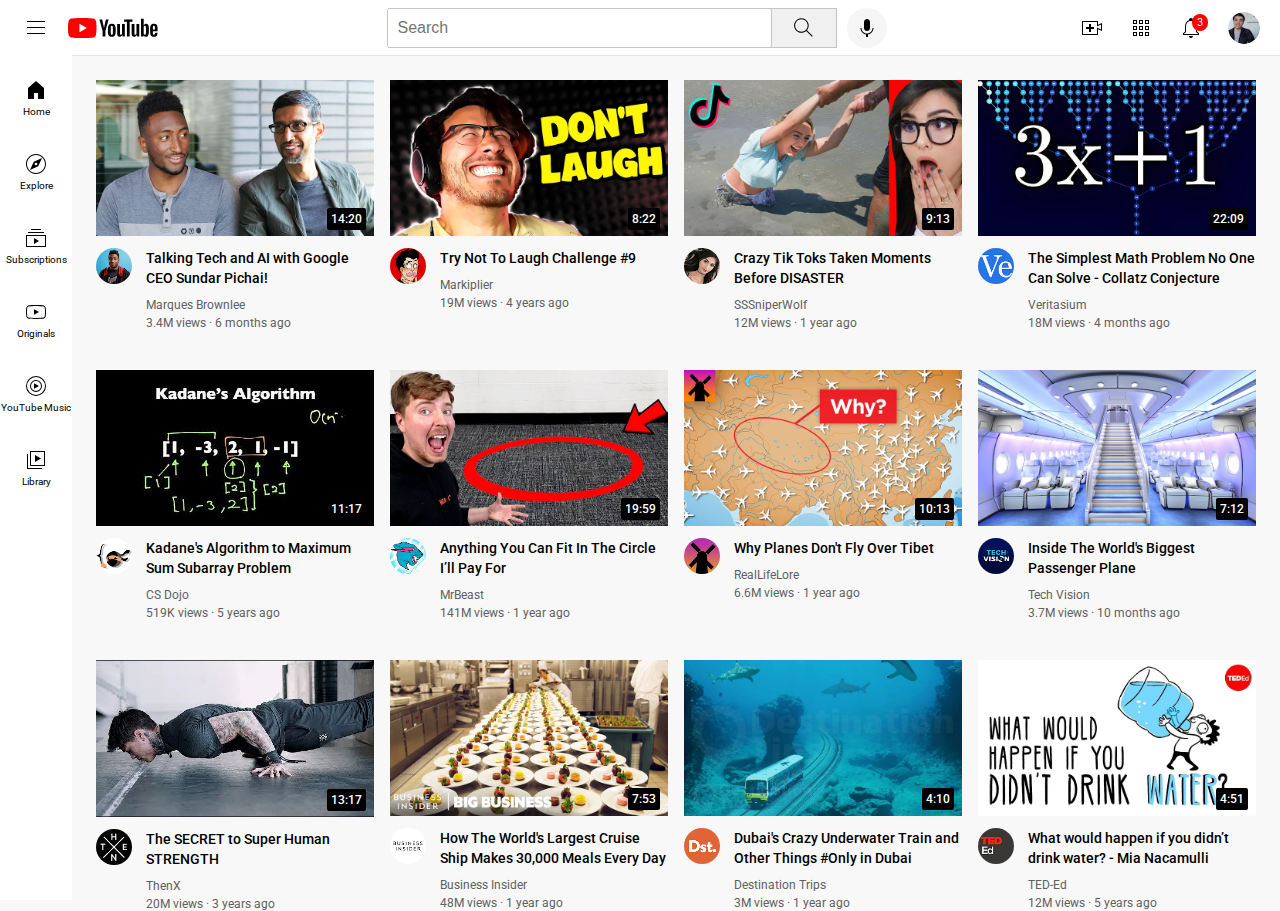
<file: index.html>
<!DOCTYPE html>
<html>
  <head>
    <title>YouTube.com Clone</title>

    <link rel="preconnect" href="https://fonts.googleapis.com">
    <link rel="preconnect" href="https://fonts.gstatic.com" crossorigin>
    <link href="https://fonts.googleapis.com/css2?family=Roboto:wght@400;500;700&display=swap" rel="stylesheet">

    <link rel="stylesheet" href="styles/general.css">
    <link rel="stylesheet" href="styles/header.css">
    <link rel="stylesheet" href="styles/sidebar.css">
    <link rel="stylesheet" href="styles/video.css">
  </head>
  <body>
    <!---Comment-->
    <header class="header">
      <div class="left-section">
        <img class="hamburger-menu" src="icons/hamburger-menu.svg">
        <img class="youtube-logo" src="icons/youtube-logo.svg">
      </div>
      <div class="middle-section">
        <input class="search-bar" type="text" placeholder="Search">
        <button class="search-button">
          <img class="search-icon" src="icons/search.svg">
          <div class="tooltip">Search</div>
        </button>
        <button class="voice-search-button">
          <img class="voice-search-icon" src="icons/voice-search-icon.svg">
          <div class="tooltip">Search with your voice</div>
        </button>
      </div>
      <div class="right-section">
        <div class="upload-icon-container">
          <img class="upload-icon" src="icons/upload.svg">
          <div class="tooltip">Create</div>
        </div>
        <div class="youtube-apps-icon-container">
          <img class="youtube-apps-icon" src="icons/youtube-apps.svg">
          <div class="tooltip">YouTube Apps</div>
        </div>
        <div class="notifications">
          <img class="notifications-icon" src="icons/notifications.svg">
          <div class="notifications-count">3</div>
          <div class="tooltip">Notifications</div>
        </div>
        

        <img class="current-user-pic" src="channel-pics/my-channel.jpeg">
      </div>

    </header>

    <nav class="sidebar">
      <div class="sidebar-link">
        <img src="icons/home.svg">
        <div>Home</div>
      </div>
      <div class="sidebar-link">
        <img src="icons/explore.svg">
        <div>Explore</div>
      </div>
      <div class="sidebar-link">
        <img src="icons/subscriptions.svg">
        <div>Subscriptions</div>
      </div>
      <div class="sidebar-link">
        <img src="icons/originals.svg">
        <div>Originals</div>
      </div>
      <div class="sidebar-link">
        <img src="icons/youtube-music.svg">
        <div>YouTube Music</div>
      </div>
      <div class="sidebar-link">
        <img src="icons/library.svg">
        <div>Library</div>
      </div>
    </nav>
    
    <main>
      <div class="video-grid">
        <div class="video-preview">
          <div class="thumbnail-row">
            <img class="thumbnail" src="thumbnails/thumbnail-1.webp">
            <div class="video-time">14:20</div>
          </div>
          <div class="video-info-grid">
            <div  class="channel-pic">
              <img class="profile-pic" src="channel-pics/channel-1.jpeg">
            </div>
            <div class="video-info">
              <p class="video-title">
                Talking Tech and AI with Google CEO Sundar Pichai!
              </p>
          
              <p class="video-author">
                Marques Brownlee
              </p>
          
              <p class="video-stats">
                3.4M views &#183; 6 months ago
              </p>
            </div>
            
          </div>
          
          
        </div>
    
        <div class="video-preview">
          <div class="thumbnail-row">
            <img class="thumbnail" src="thumbnails/thumbnail-2.webp">
            <div class="video-time">8:22</div>
          </div>
          <div class="video-info-grid"> 
            <div  class="channel-pic">
              <img class="profile-pic" src="channel-pics/channel-2.jpeg">
            </div>
            
            <div class="video-info">
              <p class="video-title">
                Try Not To Laugh Challenge #9
              </p>
          
              <p class="video-author">
                Markiplier
              </p>
          
              <p class="video-stats">
                19M views &#183; 4 years ago
              </p>
            </div>
          </div>
        </div>
    
        <div class="video-preview">
          <div class="thumbnail-row">
            <img class="thumbnail" src="thumbnails/thumbnail-3.webp">
            <div class="video-time">9:13</div>
          </div>
          <div class="video-info-grid"> 
            <div  class="channel-pic">
              <img class="profile-pic" src="channel-pics/channel-3.jpeg">
            </div>
            
            <div class="video-info">
              <p class="video-title">
                Crazy Tik Toks Taken Moments Before DISASTER
              </p>
          
              <p class="video-author">
                SSSniperWolf
              </p>
          
              <p class="video-stats">
                12M views &#183; 1 year ago
              </p>
            </div>
          </div>
        </div>
    
        <div class="video-preview">
          <div class="thumbnail-row">
            <img class="thumbnail" src="thumbnails/thumbnail-4.webp">
            <div class="video-time">22:09</div>
          </div>
          <div class="video-info-grid"> 
            <div  class="channel-pic">
              <img class="profile-pic" src="channel-pics/channel-4.jpeg">
            </div>
            
            <div class="video-info">
              <p class="video-title">
                The Simplest Math Problem No One Can Solve - Collatz Conjecture
              </p>
          
              <p class="video-author">
                Veritasium
              </p>
          
              <p class="video-stats">
                18M views &#183; 4 months ago
              </p>
            </div>
          </div>
        </div>
    
        <div class="video-preview">
          <div class="thumbnail-row">
            <img class="thumbnail" src="thumbnails/thumbnail-5.webp">
            <div class="video-time">11:17</div>
          </div>
          <div class="video-info-grid"> 
            <div  class="channel-pic">
              <img class="profile-pic" src="channel-pics/channel-5.jpeg">
            </div>
            
            <div class="video-info">
              <p class="video-title">
                Kadane's Algorithm to Maximum Sum Subarray Problem
              </p>
          
              <p class="video-author">
                CS Dojo
              </p>
          
              <p class="video-stats">
                519K views &#183; 5 years ago
              </p>
            </div>
          </div>
        </div>
    
        <div class="video-preview">
          <div class="thumbnail-row">
            <img class="thumbnail" src="thumbnails/thumbnail-6.webp">
            <div class="video-time">19:59</div>
          </div>
          <div class="video-info-grid"> 
            <div  class="channel-pic">
              <img class="profile-pic" src="channel-pics/channel-6.jpeg">
            </div>
            
            <div class="video-info">
              <p class="video-title">
                Anything You Can Fit In The Circle I’ll Pay For
              </p>
          
              <p class="video-author">
                MrBeast
              </p>
          
              <p class="video-stats">
                141M views &#183; 1 year ago
              </p>
            </div>
          </div>
        </div>
  
        <div class="video-preview">
          <div class="thumbnail-row">
            <img class="thumbnail" src="thumbnails/thumbnail-7.webp">
            <div class="video-time">10:13</div>
          </div>
          <div class="video-info-grid">
            <div  class="channel-pic">
              <img class="profile-pic" src="channel-pics/channel-7.jpeg">
            </div>
            <div class="video-info">
              <p class="video-title">
                Why Planes Don't Fly Over Tibet
              </p>
          
              <p class="video-author">
                RealLifeLore
              </p>
          
              <p class="video-stats">
                6.6M views &#183; 1 year ago
              </p>
            </div>
            
          </div>
          
          
        </div>
    
        <div class="video-preview">
          <div class="thumbnail-row">
            <img class="thumbnail" src="thumbnails/thumbnail-8.webp">
            <div class="video-time">7:12</div>
          </div>
          <div class="video-info-grid"> 
            <div  class="channel-pic">
              <img class="profile-pic" src="channel-pics/channel-8.jpeg">
            </div>
            
            <div class="video-info">
              <p class="video-title">
                Inside The World's Biggest Passenger Plane
              </p>
          
              <p class="video-author">
                Tech Vision
              </p>
          
              <p class="video-stats">
                3.7M views &#183; 10 months ago
              </p>
            </div>
          </div>
        </div>
    
        <div class="video-preview">
          <div class="thumbnail-row">
            <img class="thumbnail" src="thumbnails/thumbnail-9.webp">
            <div class="video-time">13:17</div>
          </div>
          <div class="video-info-grid"> 
            <div  class="channel-pic">
              <img class="profile-pic" src="channel-pics/channel-9.jpeg">
            </div>
            
            <div class="video-info">
              <p class="video-title">
                The SECRET to Super Human STRENGTH
              </p>
          
              <p class="video-author">
                ThenX
              </p>
          
              <p class="video-stats">
                20M views &#183; 3 years ago
              </p>
            </div>
          </div>
        </div>
    
        <div class="video-preview">
          <div class="thumbnail-row">
            <img class="thumbnail" src="thumbnails/thumbnail-10.webp">
            <div class="video-time">7:53</div>
          </div>
          <div class="video-info-grid"> 
            <div  class="channel-pic">
              <img class="profile-pic" src="channel-pics/channel-10.jpeg">
            </div>
            
            <div class="video-info">
              <p class="video-title">
                How The World's Largest Cruise Ship Makes 30,000 Meals Every Day
              </p>
          
              <p class="video-author">
                Business Insider
              </p>
          
              <p class="video-stats">
                48M views &#183; 1 year ago
              </p>
            </div>
          </div>
        </div>
    
        <div class="video-preview">
          <div class="thumbnail-row">
            <img class="thumbnail" src="thumbnails/thumbnail-11.webp">
            <div class="video-time">4:10</div>
          </div>
          <div class="video-info-grid"> 
            <div  class="channel-pic">
              <img class="profile-pic" src="channel-pics/channel-11.jpeg">
            </div>
            
            <div class="video-info">
              <p class="video-title">
                Dubai's Crazy Underwater Train and Other Things #Only in Dubai
              </p>
          
              <p class="video-author">
                Destination Trips
              </p>
          
              <p class="video-stats">
                3M views &#183; 1 year ago
              </p>
            </div>
          </div>
        </div>
    
        <div class="video-preview">
          <div class="thumbnail-row">
            <img class="thumbnail" src="thumbnails/thumbnail-12.webp">
            <div class="video-time">4:51</div>
          </div>
          <div class="video-info-grid"> 
            <div  class="channel-pic">
              <img class="profile-pic" src="channel-pics/channel-12.jpeg">
            </div>
            
            <div class="video-info">
              <p class="video-title">
                What would happen if you didn’t drink water? - Mia Nacamulli
              </p>
          
              <p class="video-author">
                TED-Ed
              </p>
          
              <p class="video-stats">
                12M views &#183; 5 years ago
              </p>
            </div>
          </div>
        </div>
      </section>
    </main>
    
  </body>
</html>
</file>
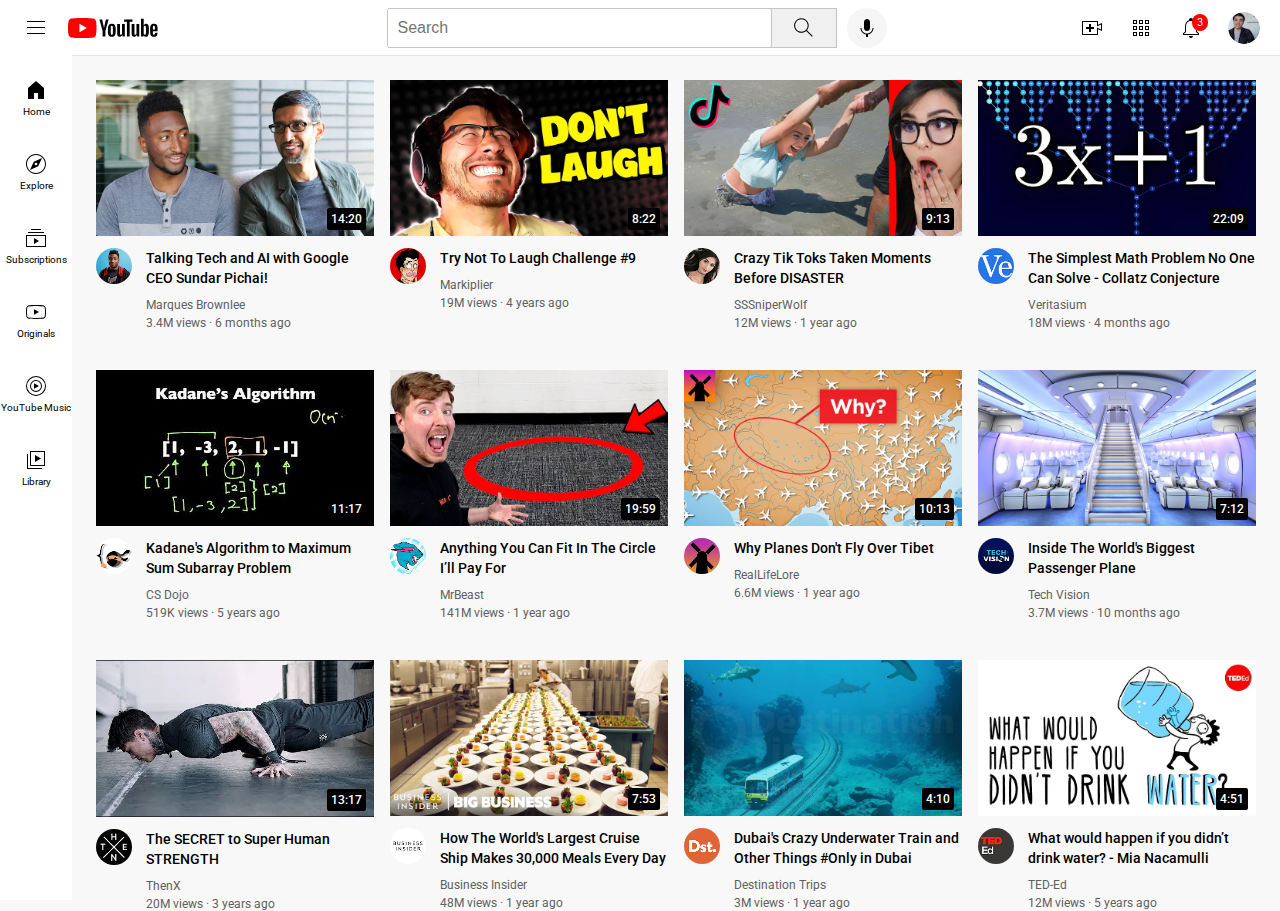
<file: youtube.html>
<!DOCTYPE html>
<html>
  <head>
    <title>YouTube.com Clone</title>

    <link rel="preconnect" href="https://fonts.googleapis.com">
    <link rel="preconnect" href="https://fonts.gstatic.com" crossorigin>
    <link href="https://fonts.googleapis.com/css2?family=Roboto:wght@400;500;700&display=swap" rel="stylesheet">

    <link rel="stylesheet" href="styles/general.css">
    <link rel="stylesheet" href="styles/header.css">
    <link rel="stylesheet" href="styles/sidebar.css">
    <link rel="stylesheet" href="styles/video.css">
  </head>
  <body>
    <!---Comment-->
    <header class="header">
      <div class="left-section">
        <img class="hamburger-menu" src="icons/hamburger-menu.svg">
        <img class="youtube-logo" src="icons/youtube-logo.svg">
      </div>
      <div class="middle-section">
        <input class="search-bar" type="text" placeholder="Search">
        <button class="search-button">
          <img class="search-icon" src="icons/search.svg">
          <div class="tooltip">Search</div>
        </button>
        <button class="voice-search-button">
          <img class="voice-search-icon" src="icons/voice-search-icon.svg">
          <div class="tooltip">Search with your voice</div>
        </button>
      </div>
      <div class="right-section">
        <div class="upload-icon-container">
          <img class="upload-icon" src="icons/upload.svg">
          <div class="tooltip">Create</div>
        </div>
        <div class="youtube-apps-icon-container">
          <img class="youtube-apps-icon" src="icons/youtube-apps.svg">
          <div class="tooltip">YouTube Apps</div>
        </div>
        <div class="notifications">
          <img class="notifications-icon" src="icons/notifications.svg">
          <div class="notifications-count">3</div>
          <div class="tooltip">Notifications</div>
        </div>
        

        <img class="current-user-pic" src="channel-pics/my-channel.jpeg">
      </div>

    </header>

    <nav class="sidebar">
      <div class="sidebar-link">
        <img src="icons/home.svg">
        <div>Home</div>
      </div>
      <div class="sidebar-link">
        <img src="icons/explore.svg">
        <div>Explore</div>
      </div>
      <div class="sidebar-link">
        <img src="icons/subscriptions.svg">
        <div>Subscriptions</div>
      </div>
      <div class="sidebar-link">
        <img src="icons/originals.svg">
        <div>Originals</div>
      </div>
      <div class="sidebar-link">
        <img src="icons/youtube-music.svg">
        <div>YouTube Music</div>
      </div>
      <div class="sidebar-link">
        <img src="icons/library.svg">
        <div>Library</div>
      </div>
    </nav>
    
    <main>
      <div class="video-grid">
        <div class="video-preview">
          <div class="thumbnail-row">
            <img class="thumbnail" src="thumbnails/thumbnail-1.webp">
            <div class="video-time">14:20</div>
          </div>
          <div class="video-info-grid">
            <div  class="channel-pic">
              <img class="profile-pic" src="channel-pics/channel-1.jpeg">
            </div>
            <div class="video-info">
              <p class="video-title">
                Talking Tech and AI with Google CEO Sundar Pichai!
              </p>
          
              <p class="video-author">
                Marques Brownlee
              </p>
          
              <p class="video-stats">
                3.4M views &#183; 6 months ago
              </p>
            </div>
            
          </div>
          
          
        </div>
    
        <div class="video-preview">
          <div class="thumbnail-row">
            <img class="thumbnail" src="thumbnails/thumbnail-2.webp">
            <div class="video-time">8:22</div>
          </div>
          <div class="video-info-grid"> 
            <div  class="channel-pic">
              <img class="profile-pic" src="channel-pics/channel-2.jpeg">
            </div>
            
            <div class="video-info">
              <p class="video-title">
                Try Not To Laugh Challenge #9
              </p>
          
              <p class="video-author">
                Markiplier
              </p>
          
              <p class="video-stats">
                19M views &#183; 4 years ago
              </p>
            </div>
          </div>
        </div>
    
        <div class="video-preview">
          <div class="thumbnail-row">
            <img class="thumbnail" src="thumbnails/thumbnail-3.webp">
            <div class="video-time">9:13</div>
          </div>
          <div class="video-info-grid"> 
            <div  class="channel-pic">
              <img class="profile-pic" src="channel-pics/channel-3.jpeg">
            </div>
            
            <div class="video-info">
              <p class="video-title">
                Crazy Tik Toks Taken Moments Before DISASTER
              </p>
          
              <p class="video-author">
                SSSniperWolf
              </p>
          
              <p class="video-stats">
                12M views &#183; 1 year ago
              </p>
            </div>
          </div>
        </div>
    
        <div class="video-preview">
          <div class="thumbnail-row">
            <img class="thumbnail" src="thumbnails/thumbnail-4.webp">
            <div class="video-time">22:09</div>
          </div>
          <div class="video-info-grid"> 
            <div  class="channel-pic">
              <img class="profile-pic" src="channel-pics/channel-4.jpeg">
            </div>
            
            <div class="video-info">
              <p class="video-title">
                The Simplest Math Problem No One Can Solve - Collatz Conjecture
              </p>
          
              <p class="video-author">
                Veritasium
              </p>
          
              <p class="video-stats">
                18M views &#183; 4 months ago
              </p>
            </div>
          </div>
        </div>
    
        <div class="video-preview">
          <div class="thumbnail-row">
            <img class="thumbnail" src="thumbnails/thumbnail-5.webp">
            <div class="video-time">11:17</div>
          </div>
          <div class="video-info-grid"> 
            <div  class="channel-pic">
              <img class="profile-pic" src="channel-pics/channel-5.jpeg">
            </div>
            
            <div class="video-info">
              <p class="video-title">
                Kadane's Algorithm to Maximum Sum Subarray Problem
              </p>
          
              <p class="video-author">
                CS Dojo
              </p>
          
              <p class="video-stats">
                519K views &#183; 5 years ago
              </p>
            </div>
          </div>
        </div>
    
        <div class="video-preview">
          <div class="thumbnail-row">
            <img class="thumbnail" src="thumbnails/thumbnail-6.webp">
            <div class="video-time">19:59</div>
          </div>
          <div class="video-info-grid"> 
            <div  class="channel-pic">
              <img class="profile-pic" src="channel-pics/channel-6.jpeg">
            </div>
            
            <div class="video-info">
              <p class="video-title">
                Anything You Can Fit In The Circle I’ll Pay For
              </p>
          
              <p class="video-author">
                MrBeast
              </p>
          
              <p class="video-stats">
                141M views &#183; 1 year ago
              </p>
            </div>
          </div>
        </div>
  
        <div class="video-preview">
          <div class="thumbnail-row">
            <img class="thumbnail" src="thumbnails/thumbnail-7.webp">
            <div class="video-time">10:13</div>
          </div>
          <div class="video-info-grid">
            <div  class="channel-pic">
              <img class="profile-pic" src="channel-pics/channel-7.jpeg">
            </div>
            <div class="video-info">
              <p class="video-title">
                Why Planes Don't Fly Over Tibet
              </p>
          
              <p class="video-author">
                RealLifeLore
              </p>
          
              <p class="video-stats">
                6.6M views &#183; 1 year ago
              </p>
            </div>
            
          </div>
          
          
        </div>
    
        <div class="video-preview">
          <div class="thumbnail-row">
            <img class="thumbnail" src="thumbnails/thumbnail-8.webp">
            <div class="video-time">7:12</div>
          </div>
          <div class="video-info-grid"> 
            <div  class="channel-pic">
              <img class="profile-pic" src="channel-pics/channel-8.jpeg">
            </div>
            
            <div class="video-info">
              <p class="video-title">
                Inside The World's Biggest Passenger Plane
              </p>
          
              <p class="video-author">
                Tech Vision
              </p>
          
              <p class="video-stats">
                3.7M views &#183; 10 months ago
              </p>
            </div>
          </div>
        </div>
    
        <div class="video-preview">
          <div class="thumbnail-row">
            <img class="thumbnail" src="thumbnails/thumbnail-9.webp">
            <div class="video-time">13:17</div>
          </div>
          <div class="video-info-grid"> 
            <div  class="channel-pic">
              <img class="profile-pic" src="channel-pics/channel-9.jpeg">
            </div>
            
            <div class="video-info">
              <p class="video-title">
                The SECRET to Super Human STRENGTH
              </p>
          
              <p class="video-author">
                ThenX
              </p>
          
              <p class="video-stats">
                20M views &#183; 3 years ago
              </p>
            </div>
          </div>
        </div>
    
        <div class="video-preview">
          <div class="thumbnail-row">
            <img class="thumbnail" src="thumbnails/thumbnail-10.webp">
            <div class="video-time">7:53</div>
          </div>
          <div class="video-info-grid"> 
            <div  class="channel-pic">
              <img class="profile-pic" src="channel-pics/channel-10.jpeg">
            </div>
            
            <div class="video-info">
              <p class="video-title">
                How The World's Largest Cruise Ship Makes 30,000 Meals Every Day
              </p>
          
              <p class="video-author">
                Business Insider
              </p>
          
              <p class="video-stats">
                48M views &#183; 1 year ago
              </p>
            </div>
          </div>
        </div>
    
        <div class="video-preview">
          <div class="thumbnail-row">
            <img class="thumbnail" src="thumbnails/thumbnail-11.webp">
            <div class="video-time">4:10</div>
          </div>
          <div class="video-info-grid"> 
            <div  class="channel-pic">
              <img class="profile-pic" src="channel-pics/channel-11.jpeg">
            </div>
            
            <div class="video-info">
              <p class="video-title">
                Dubai's Crazy Underwater Train and Other Things #Only in Dubai
              </p>
          
              <p class="video-author">
                Destination Trips
              </p>
          
              <p class="video-stats">
                3M views &#183; 1 year ago
              </p>
            </div>
          </div>
        </div>
    
        <div class="video-preview">
          <div class="thumbnail-row">
            <img class="thumbnail" src="thumbnails/thumbnail-12.webp">
            <div class="video-time">4:51</div>
          </div>
          <div class="video-info-grid"> 
            <div  class="channel-pic">
              <img class="profile-pic" src="channel-pics/channel-12.jpeg">
            </div>
            
            <div class="video-info">
              <p class="video-title">
                What would happen if you didn’t drink water? - Mia Nacamulli
              </p>
          
              <p class="video-author">
                TED-Ed
              </p>
          
              <p class="video-stats">
                12M views &#183; 5 years ago
              </p>
            </div>
          </div>
        </div>
      </section>
    </main>
    
  </body>
</html>
</file>
<file: styles/general.css>
p {
  margin-top: 0px;
  margin-bottom: 0px;
}

body {
  margin: 0;
  padding-top: 80px;
  padding-left: 96px;
  padding-right: 24px;
  background-color: rgb(248, 248, 248);
  font-family: Roboto, Arial;
}
</file>
<file: styles/header.css>
.header {
  height: 55px;

  display: flex;
  flex-direction: row;
  justify-content: space-between;
  position: fixed;
  top: 0;
  left: 0;
  right: 0;
  background-color: white;
  border-bottom-width: 1px;
  border-bottom-style: solid;
  border-bottom-color: rgb(228, 228, 228);
  z-index: 100;
}

.left-section {
  display: flex;
  align-items: center;
}

.hamburger-menu {
  height: 24px;
  margin-left: 24px;
  margin-right: 20px;
}

.youtube-logo {
  height: 20px;
}

.middle-section {
  flex: 1;
  margin-left: 70px;
  margin-right: 35px;
  max-width: 500px;
  display: flex;
  align-items: center;
}

.search-bar {
  flex: 1;
  height: 36px;
  padding-left: 10px;
  font-size: 16px;
  border: 1px solid rgb(196, 196, 196);
  border-radius: 2px;
  box-shadow: inset 1px 2px 3px rbga(0, 0, 0, 0.05);
  width: 0;
}

.search-bar::placeholder {
  font-size: 16px;
}

.search-button {
  height: 40px;
  width: 66px;
  background-color: rgb(240, 240, 240);
  border-width: 1px;
  border-style: solid;
  border-color: rgb(196, 196, 196);
  margin-left: -1px;
  margin-right: 10px;
}

.search-button, .voice-search-button, .upload-icon-container, .youtube-apps-icon-container, .notifications {
  position: relative;
  display: flex;
  justify-content: center;
  align-items: center;
}

.search-button .tooltip, 
.voice-search-button .tooltip,
.upload-icon-container .tooltip, 
.youtube-apps-icon-container .tooltip,
.notifications .tooltip {
  position: absolute;
  background-color: gray;
  color: white;
  padding-top: 4px;
  padding-bottom: 4px;
  padding-left: 8px;
  padding-right: 8px;
  border-radius: 2px;
  font-size: 12px;
  bottom: -30px;
  opacity: 0;
  transition: opacity 0.15s;
  pointer-events: none;
  white-space: nowrap;
}

.search-button:hover .tooltip,
.voice-search-button:hover .tooltip,
.upload-icon-container:hover .tooltip, 
.youtube-apps-icon-container:hover .tooltip,
.notifications:hover .tooltip {
  opacity: 1;
  cursor: pointer;
}

.search-icon {
  height: 25px;
}

.voice-search-button {
  height: 40px;
  width: 40px;
  border-radius: 20px;
  border: none;

  background-color: rgb(245, 245, 245);
}

.voice-search-icon {
  height: 24px;
}

.right-section {
  width: 180px;
  margin-right: 20px;
  display: flex;
  align-items: center;
  justify-content: space-between;
  flex-shrink: 0;
}

.upload-icon {
  height: 24px;
}

.youtube-apps-icon {
  height: 24px;
}

.notifications-icon {
  height: 24px;
}

.notifications {
  position: relative;
}

.notifications-count {
  position: absolute;
  top: -2px;
  right: -5px;
  background-color: red;
  color: white;
  font-size: 11px;
  padding-left: 5px;
  padding-right: 5px;
  padding-top: 2px;
  padding-bottom: 2px;
  border-radius: 10px;
}

.current-user-pic {
  height: 32px;
  border-radius: 16px;
}
</file>
<file: styles/sidebar.css>
.sidebar {
  position: fixed;
  left: 0;
  bottom: 0;
  top: 55px;
  width: 72px;
  background-color: white;
  z-index: 200;
  padding-top: 5px;
}

.sidebar-link {
  height: 74px;
  display: flex;
  justify-content: center;
  align-items: center;
  flex-direction: column;
}
/* comment */

.sidebar-link:hover {
  background-color: rgb(235, 235, 235);
  cursor: pointer;
}

.sidebar-link img {
  height: 24px;
  margin-bottom: 4px;
}

.sidebar-link div {
  font-family: Roboto, Arial;
  font-size: 10px;
}
</file>
<file: styles/video.css>
.thumbnail {
  width: 100%;
}

.video-time {
  position: absolute;
  background-color: black;
  color: white;
  bottom: 10px;
  right: 8px;
  font-size: 12px;
  font-weight: 500;
  padding: 4px;
  border-radius: 2px;
}

.video-title {
  margin-top: 0px;
  font-size: 14px;
  font-weight: 500;
  line-height: 20px;
  margin-bottom: 10px;
}

.video-info-grid {
  display: grid;
  grid-template-columns: 50px 1fr;
}

.profile-pic {
  width: 36px;
  border-radius: 50px;
}

.thumbnail-row {
  margin-bottom: 8px;
  position: relative;
}

.video-author,
.video-stats {
  font-size: 12px;
  color: rgb(96, 96, 96);
}

.video-author {
  margin-bottom: 4px;
}

.video-grid {
  display: grid;
  grid-template-columns: 1fr 1fr 1fr;
  column-gap: 16px;
  row-gap: 40px;
}

@media (max-width: 750px) {
  .video-grid {
    grid-template-columns: 1fr 1fr;
  }
}

@media (min-width: 751px) and (max-width: 999px) {
  .video-grid {
    grid-template-columns: 1fr 1fr 1fr;
  }
}

@media (min-width: 1000px) {
  .video-grid {
    grid-template-columns: 1fr 1fr 1fr 1fr;
  }
}
</file>
